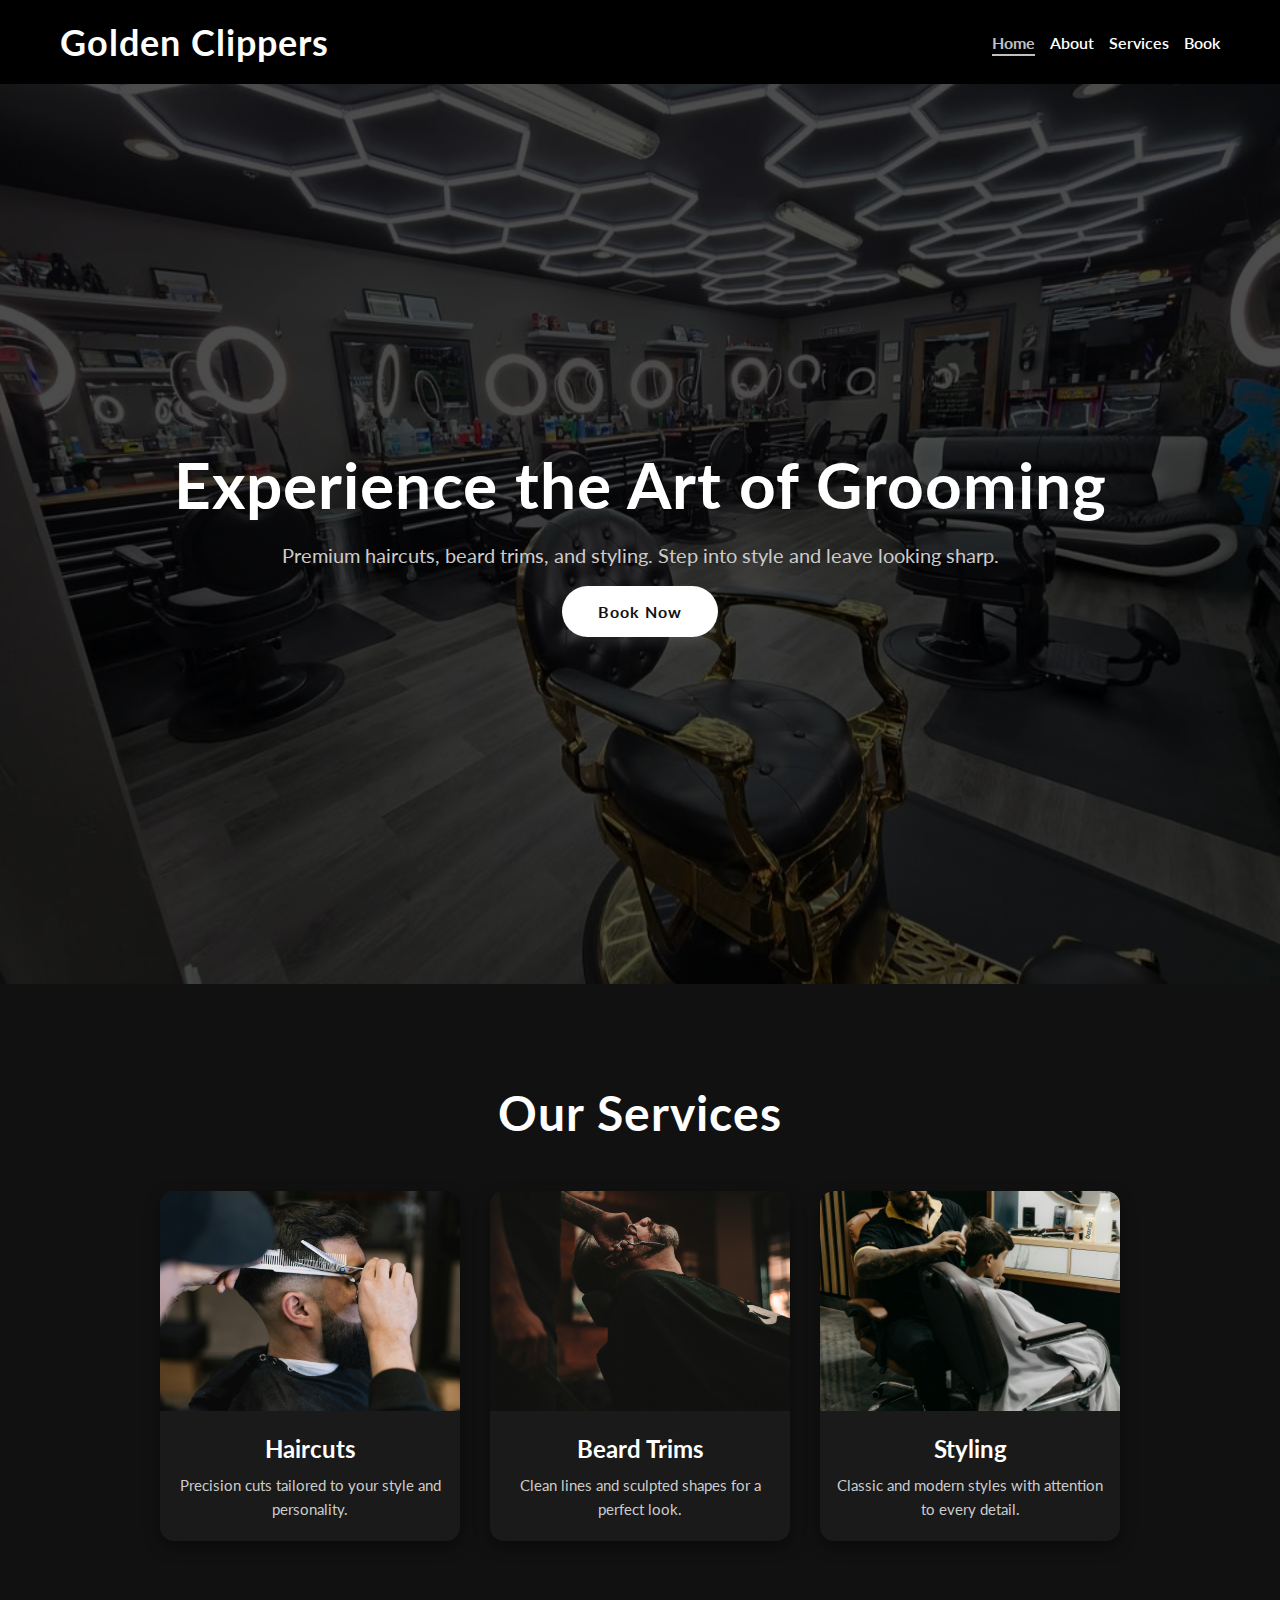
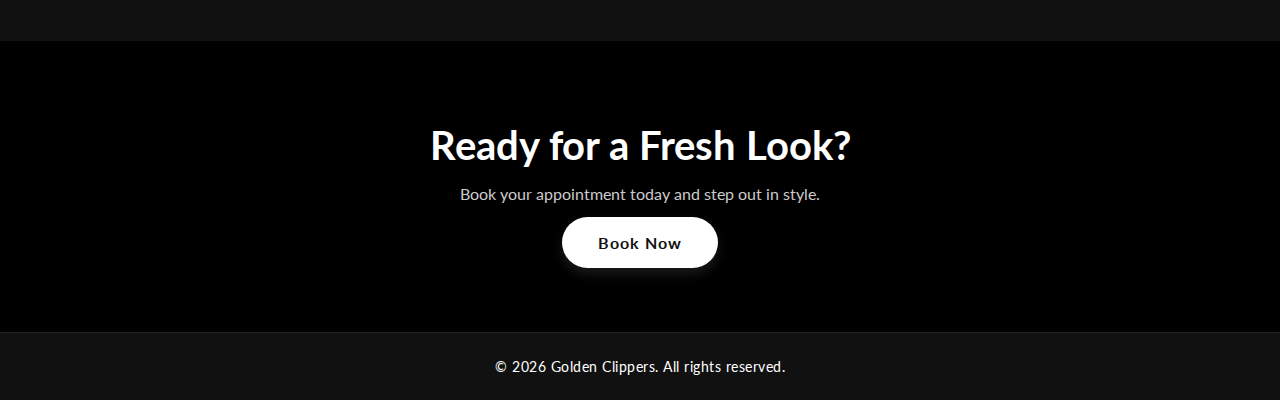
<file: index.html>
<!DOCTYPE html>
<html lang="en">
<head>
  <meta charset="UTF-8">
  <meta name="viewport" content="width=device-width, initial-scale=1.0">
  <title>Golden Clippers Barbershop</title>
  <link href="https://fonts.googleapis.com/css2?family=Lato:wght@400;500&family=Montserrat:wght@600;700&display=swap" rel="stylesheet">
  <link rel="stylesheet" href="style.css">
</head>
<body>

  <!-- NAVBAR -->
  <nav class="navbar">
    <div class="logo">Golden Clippers</div>
    <ul class="nav-links">
      <li><a href="index.html" class="active">Home</a></li>
      <li><a href="about.html">About</a></li>
      <li><a href="services.html">Services</a></li>
      <li><a href="contact.html">Book</a></li>
    </ul>
  </nav>

  <!-- HERO -->
  <section class="hero hero-barbershop">
    <div class="hero-text">
      <h1>Experience the Art of Grooming</h1>
      <p>Premium haircuts, beard trims, and styling. Step into style and leave looking sharp.</p>
      <a href="contact.html" class="btn">Book Now</a>
    </div>
  </section>

  <!-- SERVICES PREVIEW -->
  <section class="services-preview">
    <h2>Our Services</h2>
    <div class="services-cards">
      <div class="service-card">
        <img src="images/haircut.jpg" alt="Haircut Service">
        <h3>Haircuts</h3>
        <p>Precision cuts tailored to your style and personality.</p>
      </div>
      <div class="service-card">
        <img src="images/beard.jpg" alt="Beard Trim Service">
        <h3>Beard Trims</h3>
        <p>Clean lines and sculpted shapes for a perfect look.</p>
      </div>
      <div class="service-card">
        <img src="images/styling.jpg" alt="Styling Service">
        <h3>Styling</h3>
        <p>Classic and modern styles with attention to every detail.</p>
      </div>
    </div>
  </section>

  <!-- CTA -->
  <section class="hero-cta">
    <h2>Ready for a Fresh Look?</h2>
    <p>Book your appointment today and step out in style.</p>
    <a href="contact.html" class="btn">Book Now</a>
  </section>

  <!-- FOOTER -->
  <footer class="footer">
    <p>© 2026 Golden Clippers. All rights reserved.</p>
  </footer>

</body>
</html>
</file>
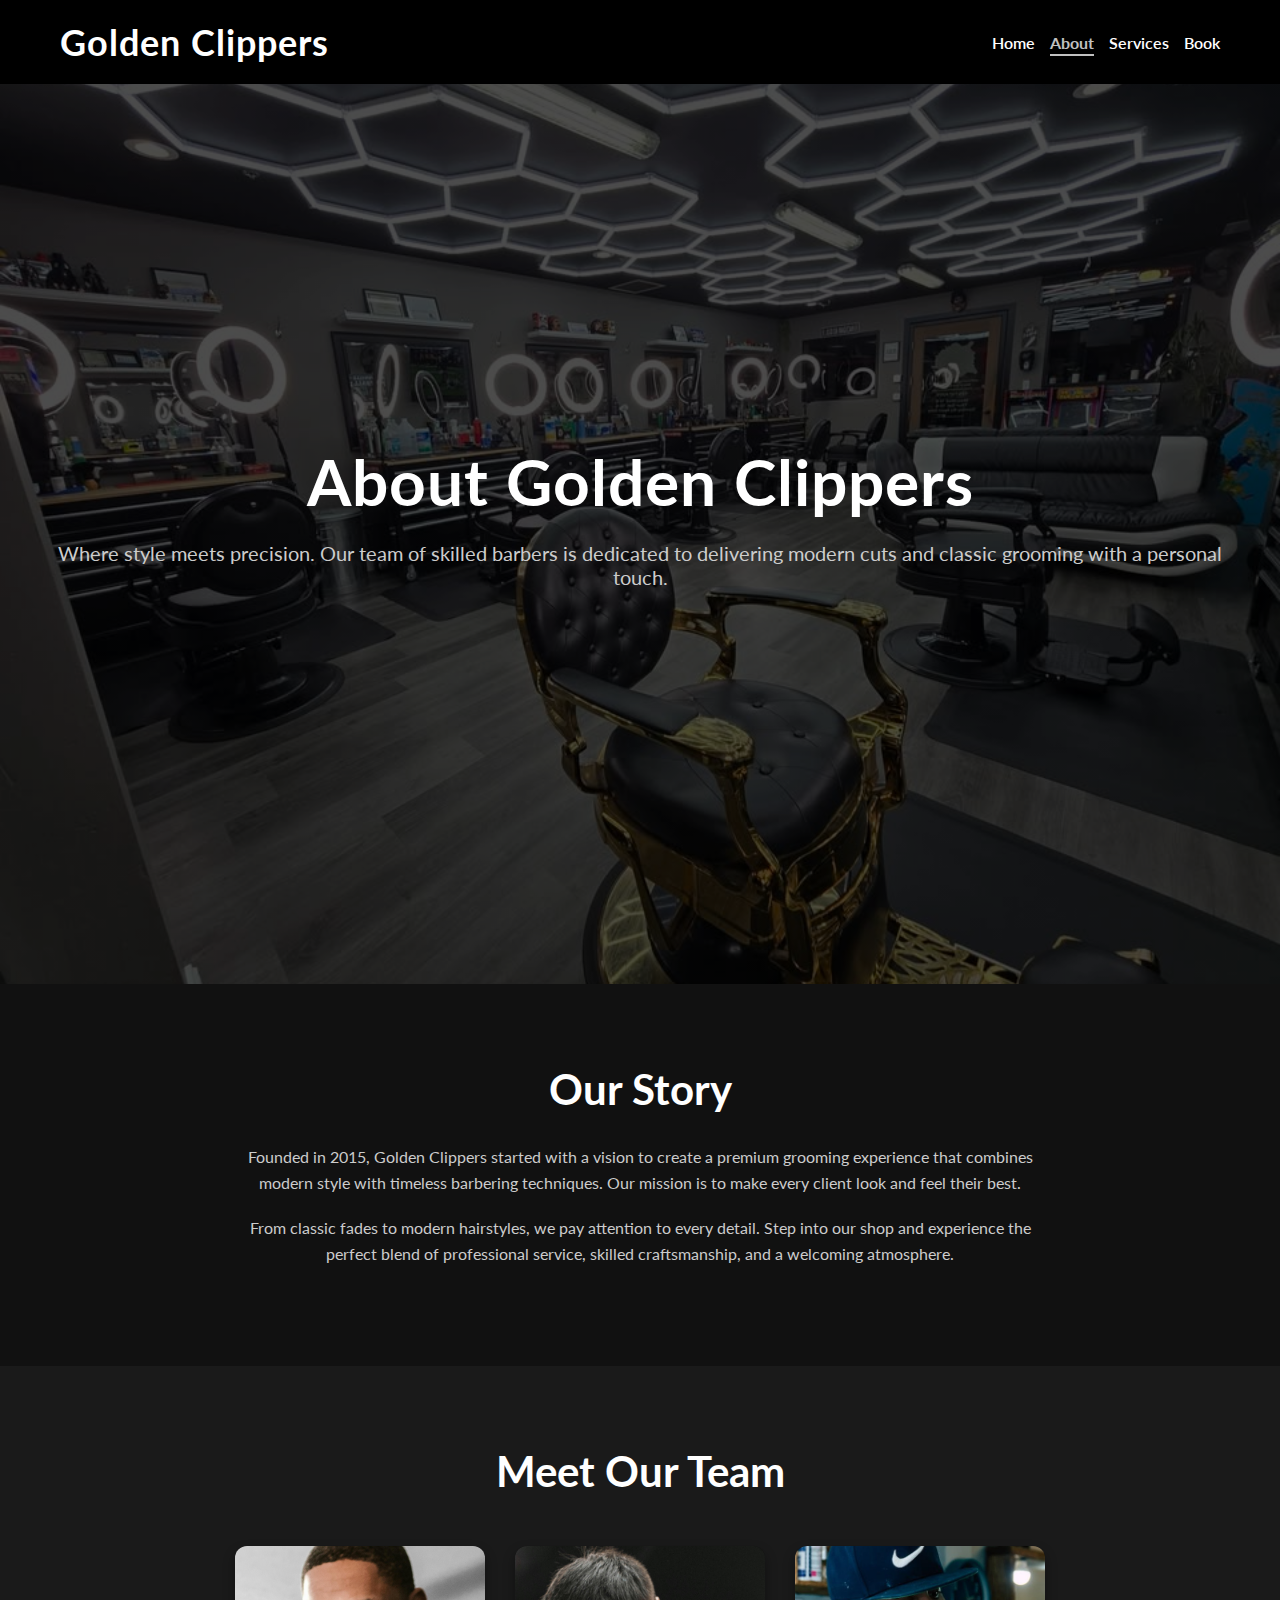
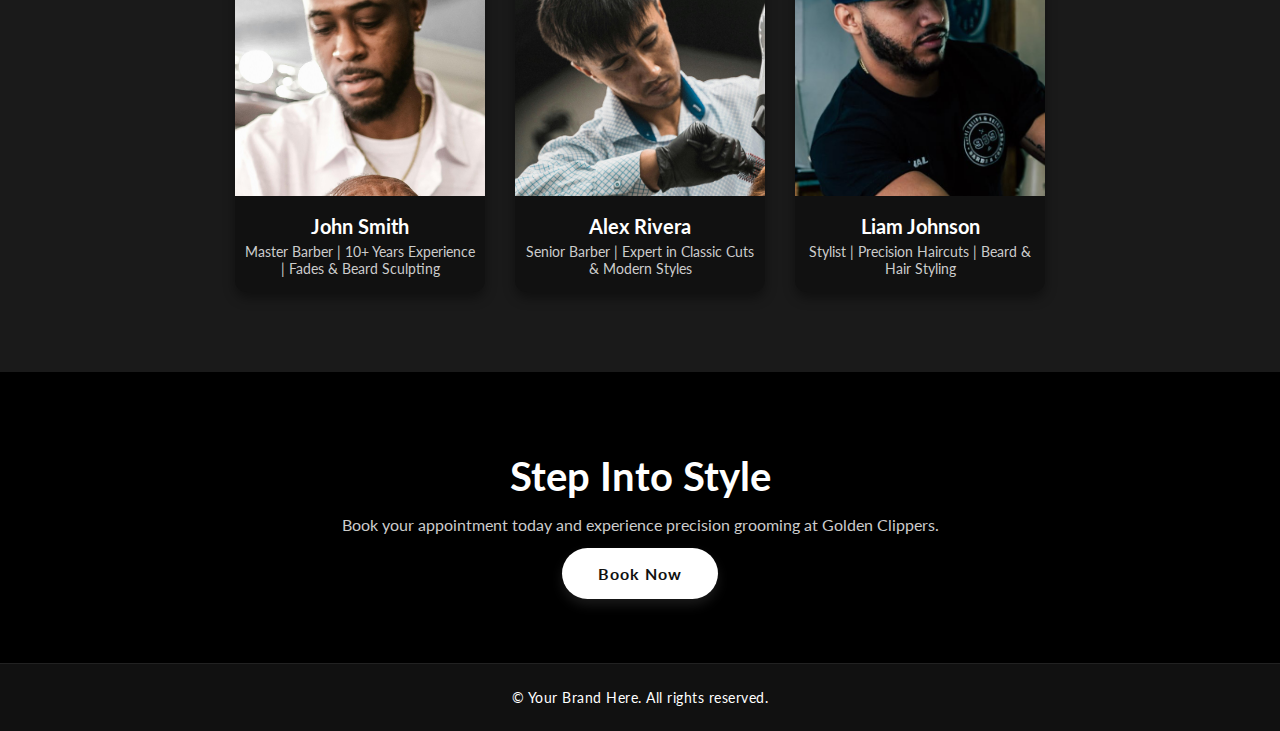
<file: about.html>
<!DOCTYPE html>
<html lang="en">
<head>
  <meta charset="UTF-8">
  <meta name="viewport" content="width=device-width, initial-scale=1.0">
  <title>About Us | Golden Clippers</title>
  <link href="https://fonts.googleapis.com/css2?family=Lato:wght@400;500&family=Oswald:wght@600;700&display=swap" rel="stylesheet">
  <link rel="stylesheet" href="style.css">
</head>
<body>

  <!-- NAVBAR -->
  <nav class="navbar">
    <div class="logo">Golden Clippers</div>
    <ul class="nav-links">
      <li><a href="index.html">Home</a></li>
      <li><a href="about.html" class="active">About</a></li>
      <li><a href="services.html">Services</a></li>
      <li><a href="https://booksy.com/en-ca/s/barbershop">Book</a></li>
    </ul>
  </nav>

  <!-- HERO / HEADER -->
 <section class="hero hero-barbershop">
    <div class="hero-text">
      <h1>About Golden Clippers</h1>
      <p>Where style meets precision. Our team of skilled barbers is dedicated to delivering modern cuts and classic grooming with a personal touch.</p>
    </div>
  </section>

  <!-- OUR STORY -->
  <section class="our-story">
    <div class="container">
      <h2>Our Story</h2>
      <p>Founded in 2015, Golden Clippers started with a vision to create a premium grooming experience that combines modern style with timeless barbering techniques. Our mission is to make every client look and feel their best.</p>
      <p>From classic fades to modern hairstyles, we pay attention to every detail. Step into our shop and experience the perfect blend of professional service, skilled craftsmanship, and a welcoming atmosphere.</p>
    </div>
  </section>

  <!-- TEAM -->
  <section class="team">
    <div class="container">
      <h2>Meet Our Team</h2>
      <div class="team-grid">
        <div class="team-member">
          <img src="images/barber1.jpg" alt="Barber John">
          <h3>John Smith</h3>
          <p>Master Barber | 10+ Years Experience | Fades & Beard Sculpting</p>
        </div>
        <div class="team-member">
          <img src="images/barber2.jpg" alt="Barber Alex">
          <h3>Alex Rivera</h3>
          <p>Senior Barber | Expert in Classic Cuts & Modern Styles</p>
        </div>
        <div class="team-member">
          <img src="images/barber3.jpg" alt="Barber Liam">
          <h3>Liam Johnson</h3>
          <p>Stylist | Precision Haircuts | Beard & Hair Styling</p>
        </div>
      </div>
    </div>
  </section>

  <!-- CTA -->
  <section class="hero-cta">
    <h2>Step Into Style</h2>
    <p>Book your appointment today and experience precision grooming at Golden Clippers.</p>
    <a href="https://booksy.com/en-ca/s/barbershop" class="btn">Book Now</a>
  </section>

  <!-- FOOTER -->
  <footer class="footer">
    <p>&copy; Your Brand Here. All rights reserved.</p>
  </footer>


</body>
</html>
</file>
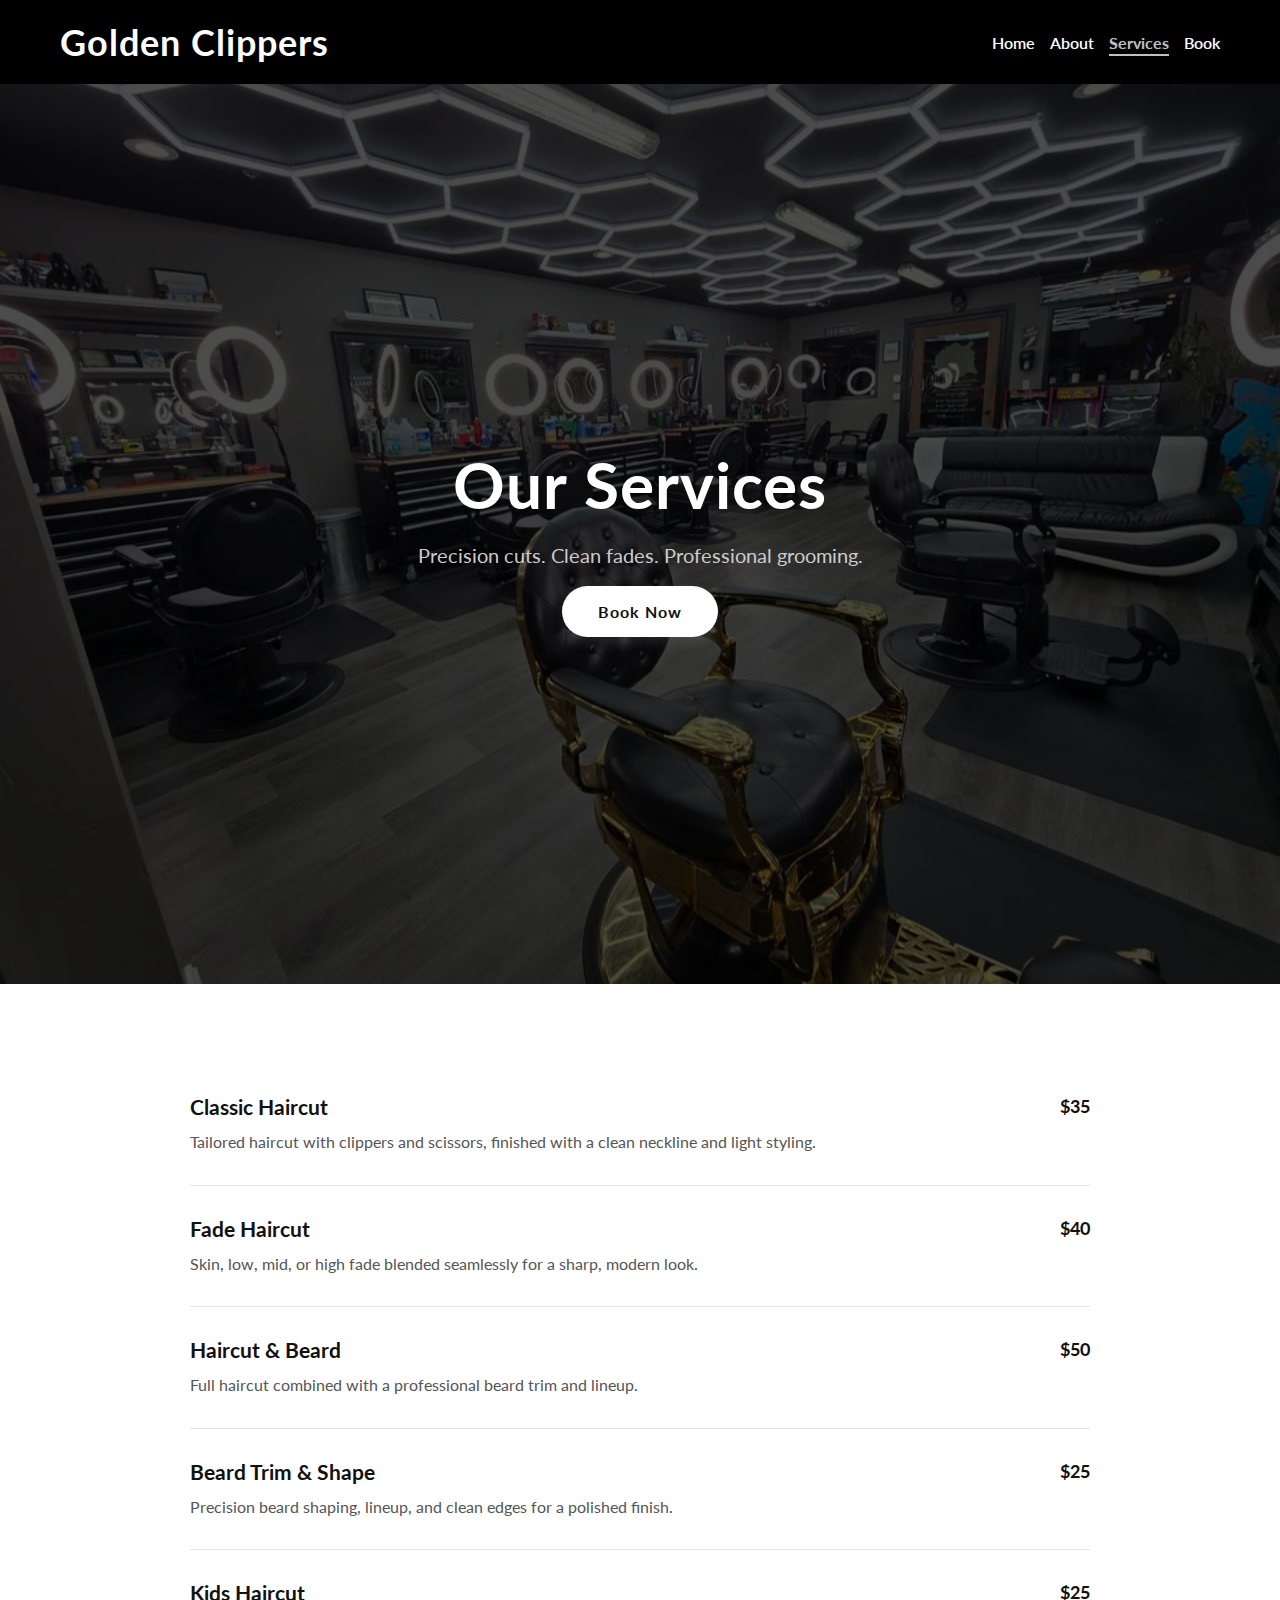
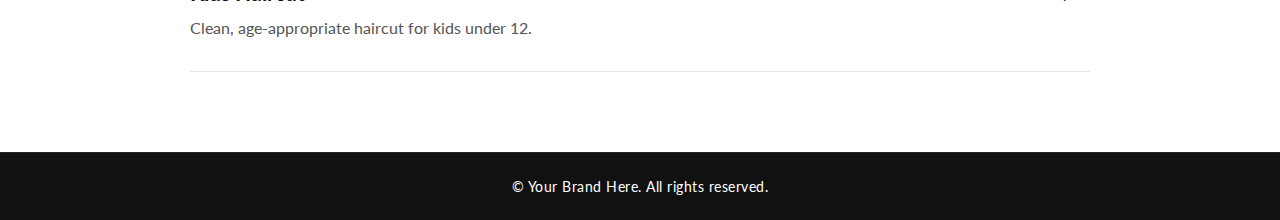
<file: services.html>
<!DOCTYPE html>
<html lang="en">
<head>
  <meta charset="UTF-8">
  <meta name="viewport" content="width=device-width, initial-scale=1.0">
  <title>Services | Golden Clippers</title>
  <link href="https://fonts.googleapis.com/css2?family=Lato:wght@400;500&family=Montserrat:wght@600;700&display=swap" rel="stylesheet">
  <link rel="stylesheet" href="style.css">
</head>
<body>

  <!-- NAVBAR -->
  <nav class="navbar">
    <div class="logo">Golden Clippers</div>
    <ul class="nav-links">
      <li><a href="index.html">Home</a></li>
      <li><a href="about.html">About</a></li>
      <li><a href="services.html" class="active">Services</a></li>
      <li><a href="https://booksy.com/en-ca/s/barbershop">Book</a></li>
    </ul>
  </nav>

  <!-- HERO -->
  <section class="hero hero-barbershop">
    <div class="hero-text">
      <h1>Our Services</h1>
      <p>Precision cuts. Clean fades. Professional grooming.</p>
      <a href="https://booksy.com/en-ca/s/barbershop" class="btn">Book Now</a>
    </div>
  </section>

  <!-- SERVICES LIST -->
  <section class="services-section">
    <div class="services-container">    

      <div class="service-item">
        <div class="service-header">
          <h3>Classic Haircut</h3>
          <span>$35</span>
        </div>
        <p>
          Tailored haircut with clippers and scissors, finished with a clean neckline
          and light styling.
        </p>
      </div>

      <div class="service-item">
        <div class="service-header">
          <h3>Fade Haircut</h3>
          <span>$40</span>
        </div>
        <p>
          Skin, low, mid, or high fade blended seamlessly for a sharp, modern look.
        </p>
      </div>

      <div class="service-item">
        <div class="service-header">
          <h3>Haircut & Beard</h3>
          <span>$50</span>
        </div>
        <p>
          Full haircut combined with a professional beard trim and lineup.
        </p>
      </div>

      <div class="service-item">
        <div class="service-header">
          <h3>Beard Trim & Shape</h3>
          <span>$25</span>
        </div>
        <p>
          Precision beard shaping, lineup, and clean edges for a polished finish.
        </p>
      </div>

      <div class="service-item">
        <div class="service-header">
          <h3>Kids Haircut</h3>
          <span>$25</span>
        </div>
        <p>
          Clean, age-appropriate haircut for kids under 12.
        </p>
      </div>

    </div>
  </section>

  <!-- FOOTER -->
  <footer class="footer">
    <p>&copy; Your Brand Here. All rights reserved.</p>
  </footer>

</body>
</html>
</file>
<file: style.css>
/* GENERAL RESET */
* {
  margin: 0;
  padding: 0;
  box-sizing: border-box;
}

body {
  font-family: 'Lato', sans-serif;
  background-color: #111;
  color: #fff;
}

/* NAVBAR */
.navbar {
  display: flex;
  justify-content: space-between;
  align-items: center;
  padding: 20px 60px;
  background: #000;
  box-shadow: 0 2px 6px rgba(0,0,0,0.5);
}

.logo {
  font-family: 'Lato', sans-serif;
  font-size: 36px;
  font-weight: 700;
  color: #fff;
  letter-spacing: 1px;
}


.nav-links a {
  color: #fff;
  text-decoration: none;
  font-weight: 600;
  position: relative;
  transition: all 0.3s ease;
}

.nav-links a:hover,
.nav-links a.active {
  color: #c0c0c0; /* subtle silver accent */
}

.nav-links a::after {
  content: "";
  position: absolute;
  width: 0%;
  height: 2px;
  bottom: -4px;
  left: 0;
  background: #c0c0c0;
  transition: 0.3s;
}

.nav-links a:hover::after,
.nav-links a.active::after {
  width: 100%;
}

/* HERO SECTION */
.hero-barbershop {
  background: linear-gradient(rgba(0,0,0,0.5), rgba(0,0,0,0.5)),
              url("images/hero-barber.jpg") center/cover no-repeat;
  height: 6vh;
  display: flex;
  justify-content: center;
  align-items: center;
  text-align: center;
  color: #fff;
  position: relative;
}

.hero-barbershop::after {
  content: "";
  position: absolute;
  inset: 0;
  background: rgba(0,0,0,0.4); /* subtle overlay for depth */
}

.hero-text {
margin: 50px;
  position: relative;
  z-index: 1;
}

.hero-barbershop h1 {
  font-family: 'lato', sans-serif;
  font-size: 64px;
  font-weight: 700;
  margin-bottom: 20px;
  letter-spacing: 1px;
  line-height: 1.2;
  color: #fff;
}

.hero-barbershop p {
  font-size: 20px;
  margin-bottom: 35px;
  color: #ccc;
}

/* BUTTONS */
.btn {
  background: #fff;
  color: #111;
  padding: 16px 36px;
  text-decoration: none;
  border-radius: 30px;
  font-weight: 700;
  font-family: 'lato', sans-serif;
  letter-spacing: 1px;
  transition: all 0.3s ease;
  box-shadow: 0 6px 12px rgba(255,255,255,0.1);
}

.btn:hover {
  background: #c0c0c0;
  color: #000;
  box-shadow: 0 8px 16px rgba(192,192,192,0.2);
}

/* SERVICES PREVIEW */
.services-preview {
  background: #111;
  color: #fff;
  text-align: center;
  padding: 100px 20px;
}

.services-preview h2 {
  font-family: 'lato', sans-serif;
  font-size: 48px;
  margin-bottom: 50px;
  letter-spacing: 1px;
  color: #fff;
}

.services-cards {
  display: flex;
  gap: 30px;
  justify-content: center;
  flex-wrap: wrap;
}


.service-card:hover {
  transform: translateY(-8px);
  box-shadow: 0 12px 24px rgba(0,0,0,0.6);
}

.service-card img {
  width: 100%;
  height: 220px;
  object-fit: cover;
}

.service-card h3 {
  font-family: 'lato', sans-serif;
  font-size: 24px;
  margin: 20px 0 10px;
  color: #fff;
}

.service-card p {
  font-size: 15px;
  padding: 0 15px 20px;
  line-height: 1.6;
  color: #ccc;
}

/* CTA SECTION */
.hero-cta {
  background: #000;
  color: #fff;
  text-align: center;
  padding: 80px 20px;
}

.hero-cta h2 {
  font-family: 'lato', sans-serif;
  font-size: 40px;
  margin-bottom: 15px;
  color: #fff;
}

.hero-cta p {
  font-size: 16px;
  margin-bottom: 30px;
  color: #ccc;
}

/* FOOTER */
.footer {
  background: #111;
  color: #fff;
  text-align: center;
  padding: 25px;
  font-size: 14px;
  letter-spacing: 0.5px;
  border-top: 1px solid #222;
}

/* RESPONSIVE */
@media (max-width: 768px) {
  .hero-barbershop h1 {
    font-size: 40px;
  }

  .services-cards {
    flex-direction: column;
    align-items: center;
  }

  .navbar {
    padding: 15px 30px;
  }
}
/* GENERAL RESET */
* {
  margin: 0;
  padding: 0;
  box-sizing: border-box;
}

body {
  font-family: 'Lato', sans-serif;
  background-color: #111;
  color: #fff;
}

/* NAVBAR */
.navbar {
  display: flex;
  justify-content: space-between;
  align-items: center;
  padding: 20px 60px;
  background: #000;
  box-shadow: 0 2px 6px rgba(0,0,0,0.5);
}

.nav-links {
  list-style: none;
  display: flex;
  gap: 15px;
}

.nav-links a {
  color: #fff;
  text-decoration: none;
  font-weight: 600;
  position: relative;
  transition: all 0.3s ease;
}

.nav-links a:hover,
.nav-links a.active {
  color: #c0c0c0; /* subtle silver accent */
}

.nav-links a::after {
  content: "";
  position: absolute;
  width: 0%;
  height: 2px;
  bottom: -4px;
  left: 0;
  background: #c0c0c0;
  transition: 0.3s;
}

.nav-links a:hover::after,
.nav-links a.active::after {
  width: 100%;
}

/* HERO SECTION */
.hero-barbershop {
  background: linear-gradient(rgba(0,0,0,0.5), rgba(0,0,0,0.5)),
              url("images/hero-barber.jpg") center/cover no-repeat;
  height: 100vh;
  display: flex;
  justify-content: center;
  align-items: center;
  text-align: center;
  color: #fff;
  position: relative;
}

.hero-barbershop::after {
  content: "";
  position: absolute;
  inset: 0;
  background: rgba(0,0,0,0.4); /* subtle overlay for depth */
}

.hero-text {
  position: relative;
  z-index: 1;
}

.hero-barbershop h1 {
  font-family: 'lato', sans-serif;
  font-size: 64px;
  font-weight: 700;
  margin-bottom: 20px;
  letter-spacing: 1px;
  line-height: 1.2;
  color: #fff;
}

.hero-barbershop p {
  font-size: 20px;
  margin-bottom: 35px;
  color: #ccc;
}

/* BUTTONS */
.btn {
  background: #fff;
  color: #111;
  padding: 16px 36px;
  text-decoration: none;
  border-radius: 30px;
  font-weight: 700;
  font-family: 'lato', sans-serif;
  letter-spacing: 1px;
  transition: all 0.3s ease;
  box-shadow: 0 6px 12px rgba(255,255,255,0.1);
}

.btn:hover {
  background: #c0c0c0;
  color: #000;
  box-shadow: 0 8px 16px rgba(192,192,192,0.2);
}

/* SERVICES PREVIEW */
.services-preview {
  background: #111;
  color: #fff;
  text-align: center;
  padding: 100px 20px;
}

.services-preview h2 {
  font-family: 'lato', sans-serif;
  font-size: 48px;
  margin-bottom: 50px;
  letter-spacing: 1px;
  color: #fff;
}

.services-cards {
  display: flex;
  gap: 30px;
  justify-content: center;
  flex-wrap: wrap;
}

.service-card {
  background: #1a1a1a;
  border-radius: 14px;
  overflow: hidden;
  text-align: center;
  width: 300px;
  transition: transform 0.3s ease, box-shadow 0.3s ease;
  box-shadow: 0 6px 16px rgba(0,0,0,0.4);
}

.service-card:hover {
  transform: translateY(-8px);
  box-shadow: 0 12px 24px rgba(0,0,0,0.6);
}

.service-card img {
  width: 100%;
  height: 220px;
  object-fit: cover;
}

.service-card h3 {
  font-family: 'lato', sans-serif;
  font-size: 24px;
  margin: 20px 0 10px;
  color: #fff;
}

.service-card p {
  font-size: 15px;
  padding: 0 15px 20px;
  line-height: 1.6;
  color: #ccc;
}

/* CTA SECTION */
.hero-cta {
  background: #000;
  color: #fff;
  text-align: center;
  padding: 80px 20px;
}

.hero-cta h2 {
  font-family: 'lato', sans-serif;
  font-size: 40px;
  margin-bottom: 15px;
  color: #fff;
}

.hero-cta p {
  font-size: 16px;
  margin-bottom: 30px;
  color: #ccc;
}

/* FOOTER */
.footer {
  background: #111;
  color: #fff;
  text-align: center;
  padding: 25px;
  font-size: 14px;
  letter-spacing: 0.5px;
  border-top: 1px solid #222;
}

/* RESPONSIVE */
@media (max-width: 768px) {
  .hero-barbershop h1 {
    font-size: 40px;
  }

  .services-cards {
    flex-direction: column;
    align-items: center;
  }

  .navbar {
    padding: 15px 20px;
  }
}

/* ABOUT HERO */
.about-hero {
  background: linear-gradient(rgba(0,0,0,0.6), rgba(0,0,0,0.6)),
              url("images/about-hero.jpg") center/cover no-repeat;
  height: 70vh;
  display: flex;
  justify-content: center;
  align-items: center;
  text-align: center;
  color: #fff;
  padding: 0 20px;
  position: relative;
}

.about-hero::after {
  content: "";
  position: absolute;
  inset: 0;
  background: rgba(0,0,0,0.3);
}

.about-hero h1 {
  font-family: 'lato', sans-serif;
  font-size: 52px;
  margin-bottom: 15px;
}

.about-hero p {
  font-size: 18px;
  color: #ccc;
}

/* OUR STORY */
.our-story {
  padding: 80px 20px;
  text-align: center;
  background: #111;
}

.our-story h2 {
  font-family: 'Lato', sans-serif;
  font-size: 42px;
  margin-bottom: 30px;
  color: #fff;
}

.our-story p {
  font-size: 16px;
  color: #ccc;
  max-width: 800px;
  margin: 0 auto 20px;
  line-height: 1.6;
}

/* TEAM */
.team {
  padding: 80px 20px;
  background: #1a1a1a;
  color: #fff;
  text-align: center;
}

.team h2 {
  font-family: 'Lato', sans-serif;
  font-size: 42px;
  margin-bottom: 50px;
}

.team-grid {
  display: flex;
  gap: 30px;
  justify-content: center;
  flex-wrap: wrap;
}

.team-member {
  background: #111;
  border-radius: 12px;
  overflow: hidden;
  width: 250px;
  transition: transform 0.3s ease, box-shadow 0.3s ease;
  box-shadow: 0 6px 12px rgba(0,0,0,0.4);
}

.team-member:hover {
  transform: translateY(-6px);
  box-shadow: 0 12px 24px rgba(0,0,0,0.6);
}

.team-member img {
  width: 100%;
  height: 250px;
  object-fit: cover;
}

.team-member h3 {
  font-family: 'Lato', sans-serif;
  font-size: 20px;
  margin: 15px 0 5px;
}

.team-member p {
  font-size: 14px;
  color: #ccc;
  padding: 0 10px 15px;
}

/* SERVICES HERO */
.services-hero {
  height: 50vh;
  background: linear-gradient(
      rgba(0, 0, 0, 0.55),
      rgba(0, 0, 0, 0.55)
    ),
    url("images/services-hero.jpg") center / cover no-repeat;
  display: flex;
  align-items: center;
  justify-content: center;
}

.services-hero-content {
  text-align: center;
  color: #fff;
}

.services-hero-content h2 {
  font-size: 3rem;
  font-weight: 700;
  margin-bottom: 10px;
}

.services-hero-content p {
  font-size: 1.1rem;
  opacity: 0.9;
}

/* SERVICES SECTION */
.services-section {
  background: #fff;
  padding: 80px 20px;
}

.services-container {
  max-width: 900px;
  margin: 0 auto;
}

/* SERVICE ITEM */
.service-item {
  border-bottom: 1px solid #e5e5e5;
  padding: 30px 0;
}

.service-header {
  display: flex;
  justify-content: space-between;
  align-items: center;
}

.service-header h3 {
  font-size: 1.3rem;
  font-weight: 700;
  color: #111;
}

.service-header span {
  font-size: 1.1rem;
  font-weight: 700;
  color: #111;
}

.service-item p {
  margin-top: 10px;
  color: #555;
  max-width: 700px;
  line-height: 1.6;
}

/* ACTIVE NAV LINK */
nav a.active {
  color: #000;
  font-weight: 700;
}

/* RESPONSIVE */
@media (max-width: 768px) {
  .services-hero-content h2 {
    font-size: 2.2rem;
  }

  .service-header {
    flex-direction: column;
    align-items: flex-start;
    gap: 5px;
  }
}
</file>
